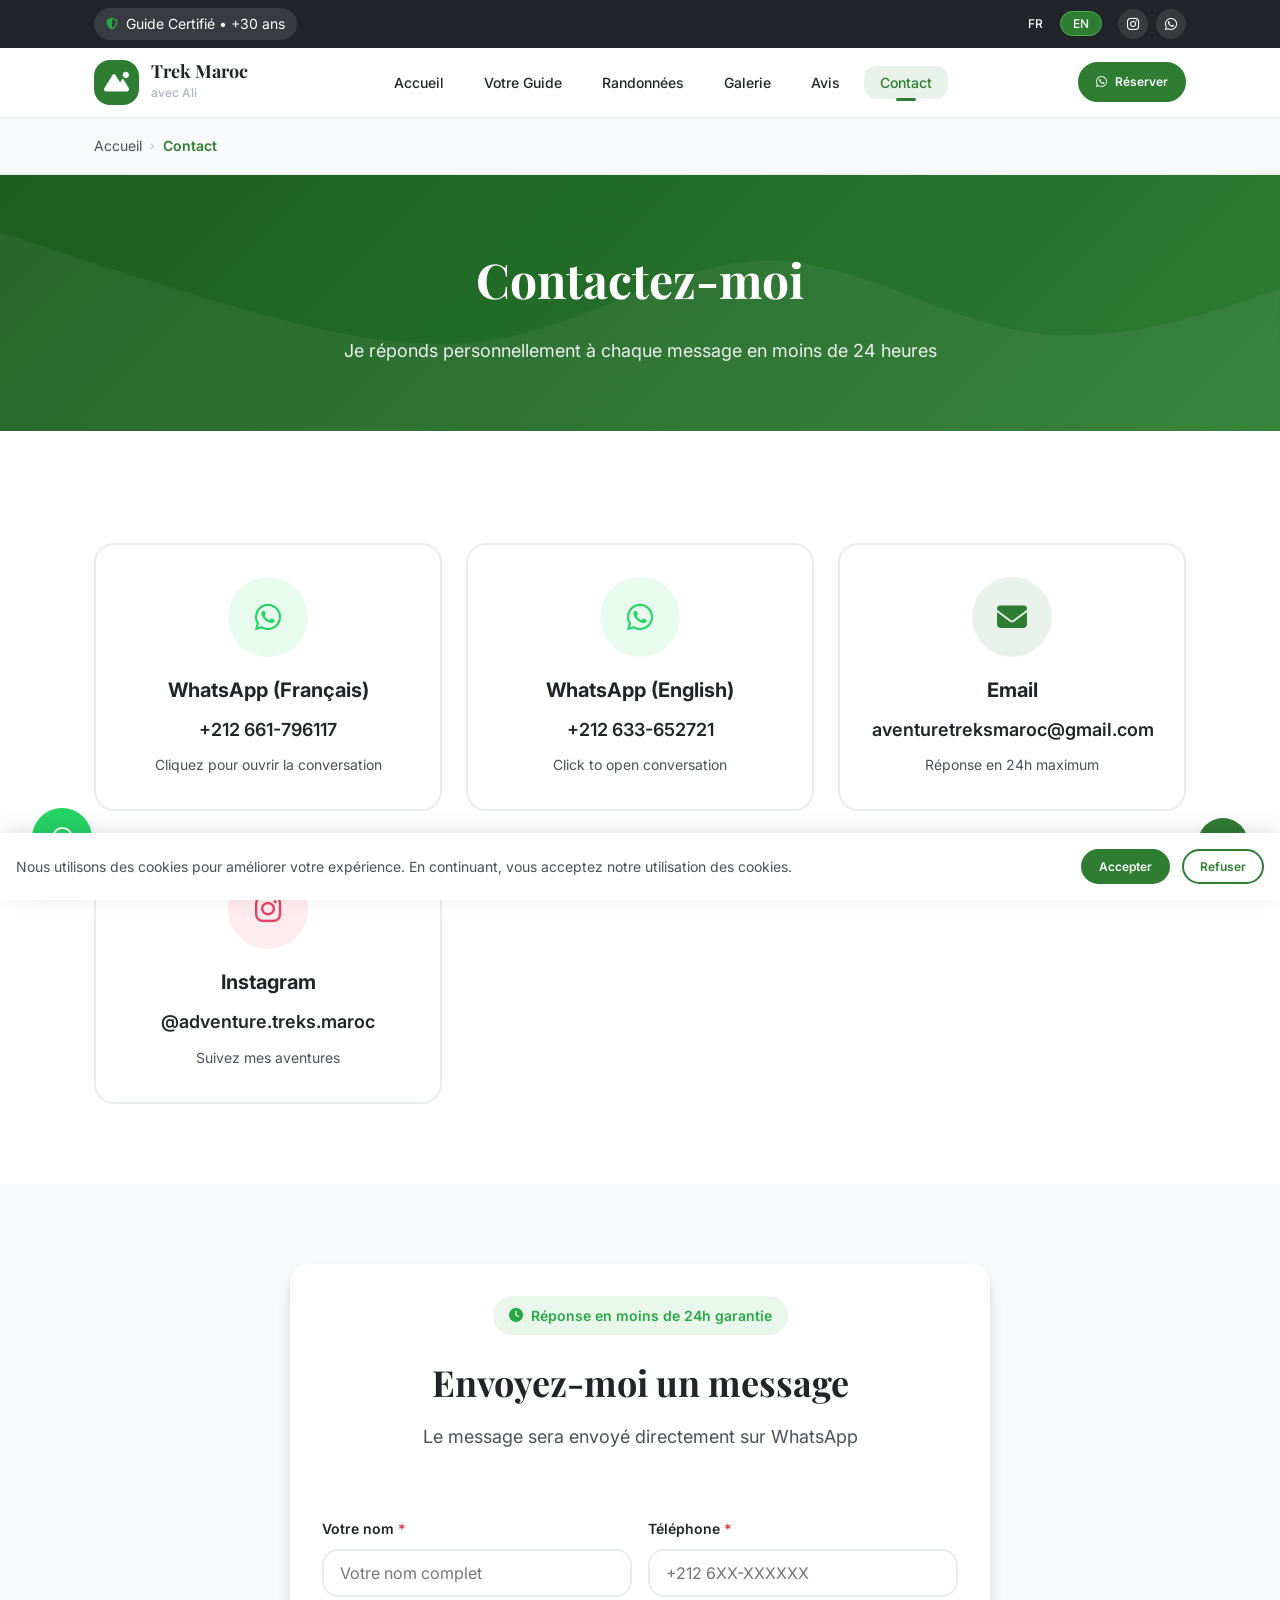
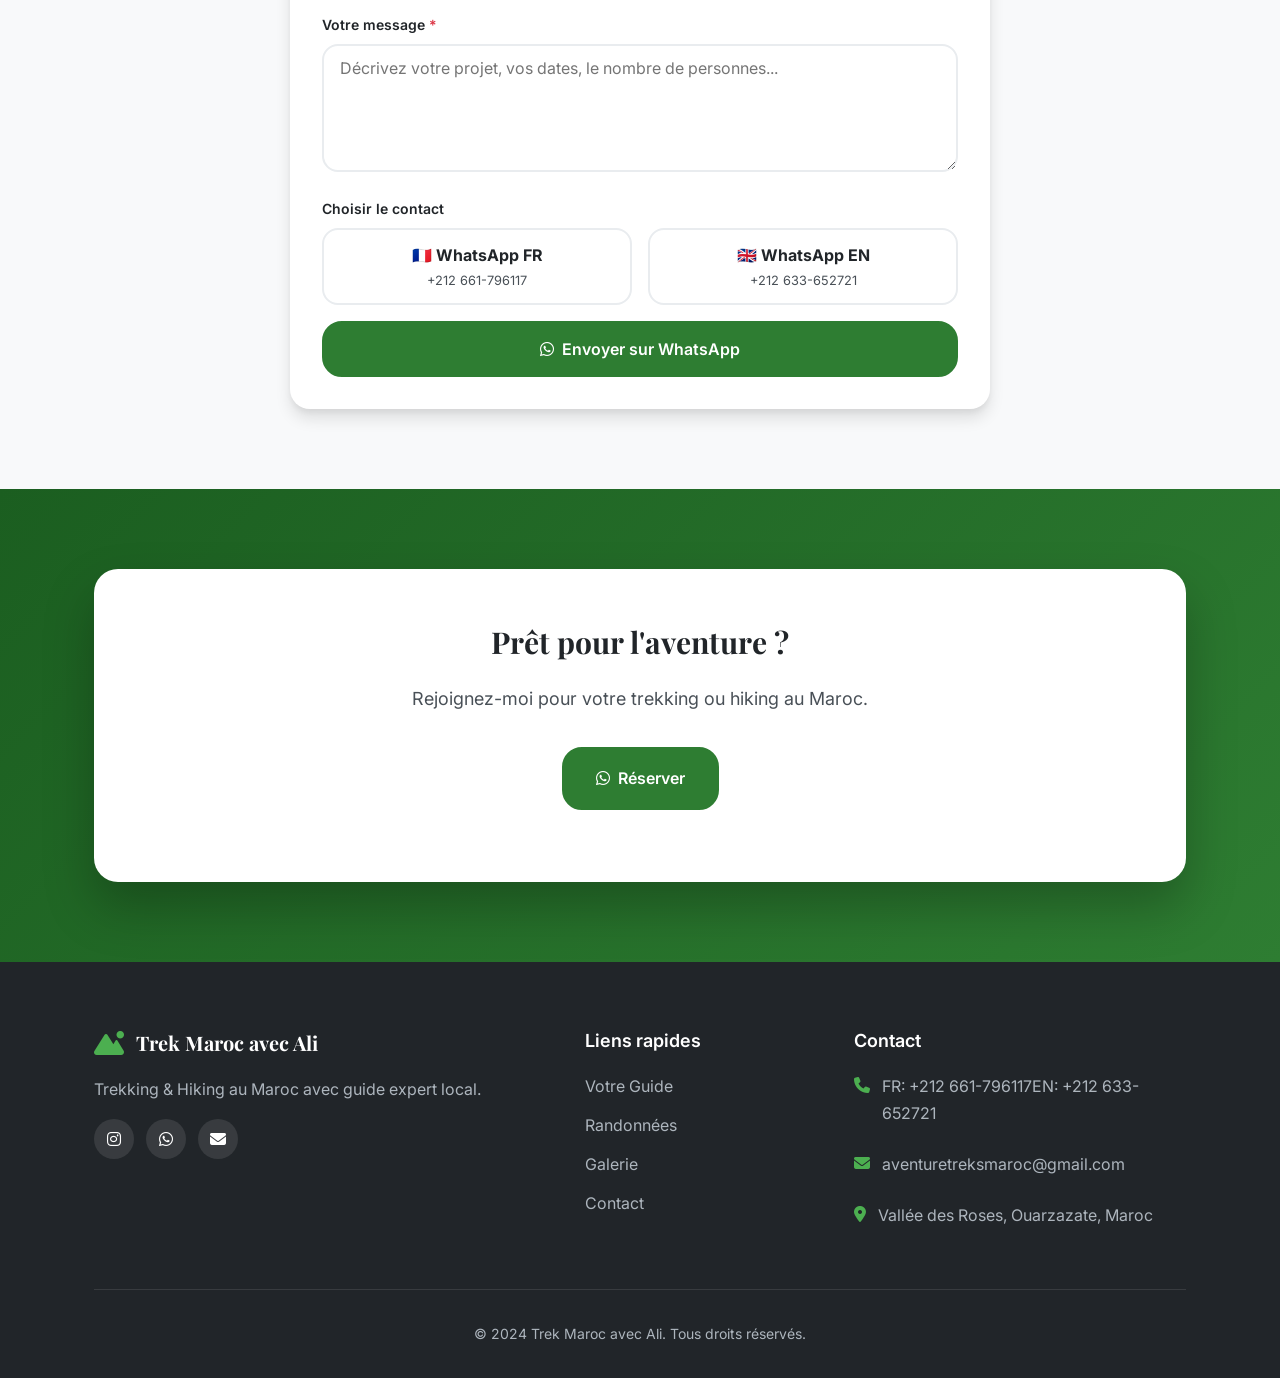
<file: pages/contact.html>
<!DOCTYPE html>
<html lang="fr">
<head>
    <meta charset="UTF-8">
    <meta name="viewport" content="width=device-width, initial-scale=1.0">
    
    <title>Contact | Trek Maroc avec Ali</title>
    <meta name="description" content="Contactez Ali pour votre trekking et hiking au Maroc. WhatsApp, email, Instagram. Réponse en moins de 24h.">
    
    <link rel="preconnect" href="https://fonts.googleapis.com">
    <link rel="preconnect" href="https://fonts.gstatic.com" crossorigin>
    <link href="https://fonts.googleapis.com/css2?family=Inter:wght@400;500;600;700;800;900&family=Playfair+Display:wght@400;600;700&display=swap" rel="stylesheet">
    <link rel="stylesheet" href="https://cdnjs.cloudflare.com/ajax/libs/font-awesome/6.5.1/css/all.min.css">
    <link rel="stylesheet" href="https://unpkg.com/aos@2.3.1/dist/aos.css">
    
    <link rel="stylesheet" href="../css/main.css">
    <link rel="stylesheet" href="../css/components.css">
    <link rel="stylesheet" href="../css/animations.css">
    <link rel="stylesheet" href="../css/responsive.css">
    
    <style>
        .contact-options { display: grid; grid-template-columns: repeat(auto-fit, minmax(280px, 1fr)); gap: var(--space-6); margin-top: var(--space-8); }
        .contact-option-card { background: var(--white); border: 2px solid var(--light-gray); border-radius: var(--radius-xl); padding: var(--space-8); text-align: center; transition: all var(--transition-base); cursor: pointer; text-decoration: none; color: inherit; display: block; }
        .contact-option-card:hover { border-color: var(--primary); box-shadow: var(--shadow-xl); transform: translateY(-5px); }
        .contact-option-icon { width: 80px; height: 80px; border-radius: 50%; display: flex; align-items: center; justify-content: center; margin: 0 auto var(--space-4); font-size: var(--text-3xl); }
        .icon-whatsapp { background: rgba(37, 211, 102, 0.1); color: #25D366; }
        .icon-email { background: rgba(46, 125, 50, 0.1); color: var(--primary); }
        .icon-instagram { background: rgba(228, 64, 95, 0.1); color: #E4405F; }
        .contact-option-card h3 { font-size: var(--text-xl); margin-bottom: var(--space-2); }
        .contact-option-card .contact-detail { font-size: var(--text-lg); font-weight: 600; color: var(--dark); margin-bottom: var(--space-2); }
        .contact-option-card .contact-subtitle { font-size: var(--text-sm); color: var(--dark-gray); }
        .contact-form-wrapper { max-width: 700px; margin: 0 auto; background: var(--white); border-radius: var(--radius-xl); padding: var(--space-8); box-shadow: var(--shadow-lg); }
        .response-time-badge { display: inline-flex; align-items: center; gap: var(--space-2); background: rgba(40, 167, 69, 0.1); color: var(--success); padding: var(--space-2) var(--space-4); border-radius: var(--radius-full); font-size: var(--text-sm); font-weight: 600; margin-bottom: var(--space-6); }
    </style>
</head>
<body>
    <div class="preloader" id="preloader"><div class="preloader-content"><div class="preloader-logo"><i class="fas fa-mountain"></i><span>Trek Maroc</span></div><div class="preloader-bar"><div class="preloader-progress"></div></div></div></div>

    <div class="top-bar">
        <div class="container">
            <div class="top-bar-left"><span class="badge-certified"><i class="fas fa-shield-alt"></i> Guide Certifié • +30 ans</span></div>
            <div class="top-bar-right">
                <div class="language-switcher"><button class="lang-btn active" data-lang="fr">FR</button><button class="lang-btn" data-lang="en">EN</button></div>
                <div class="social-mini"><a href="https://instagram.com/adventure.treks.maroc" target="_blank" rel="noopener"><i class="fab fa-instagram"></i></a><a href="https://wa.me/212661796117" target="_blank" rel="noopener"><i class="fab fa-whatsapp"></i></a></div>
            </div>
        </div>
    </div>

    <header class="header" id="header">
        <nav class="navbar">
            <div class="container">
                <a href="../index.html" class="logo"><div class="logo-icon"><i class="fas fa-mountain-sun"></i></div><div class="logo-text"><span class="logo-title">Trek Maroc</span><span class="logo-subtitle">avec Ali</span></div></a>
                <ul class="nav-menu" id="navMenu">
                    <li><a href="../index.html" class="nav-link">Accueil</a></li>
                    <li><a href="guide.html" class="nav-link">Votre Guide</a></li>
                    <li><a href="treks.html" class="nav-link">Randonnées</a></li>
                    <li><a href="gallery.html" class="nav-link">Galerie</a></li>
                    <li><a href="reviews.html" class="nav-link">Avis</a></li>
                    <li><a href="contact.html" class="nav-link active">Contact</a></li>
                </ul>
                <div class="nav-actions"><a href="booking.html" class="btn btn-primary btn-sm"><i class="fab fa-whatsapp"></i> Réserver</a><button class="hamburger" id="hamburger" aria-label="Menu"><span></span><span></span><span></span></button></div>
            </div>
        </nav>
    </header>

    <div class="breadcrumb"><div class="container"><nav class="breadcrumb-nav"><a href="../index.html">Accueil</a><span class="separator">›</span><span class="current">Contact</span></nav></div></div>

    <section class="page-header"><div class="container"><h1>Contactez-moi</h1><p>Je réponds personnellement à chaque message en moins de 24 heures</p></div></section>

    <section class="section">
        <div class="container">
            <div class="contact-options">
                <a href="https://wa.me/212661796117?text=Bonjour%20Ali" class="contact-option-card" target="_blank" rel="noopener" data-aos="fade-up" data-aos-delay="100">
                    <div class="contact-option-icon icon-whatsapp"><i class="fab fa-whatsapp"></i></div>
                    <h3>WhatsApp (Français)</h3><p class="contact-detail">+212 661-796117</p><p class="contact-subtitle">Cliquez pour ouvrir la conversation</p>
                </a>
                <a href="https://wa.me/212633652721?text=Hello%20Ali" class="contact-option-card" target="_blank" rel="noopener" data-aos="fade-up" data-aos-delay="200">
                    <div class="contact-option-icon icon-whatsapp"><i class="fab fa-whatsapp"></i></div>
                    <h3>WhatsApp (English)</h3><p class="contact-detail">+212 633-652721</p><p class="contact-subtitle">Click to open conversation</p>
                </a>
                <a href="mailto:aventuretreksmaroc@gmail.com" class="contact-option-card" data-aos="fade-up" data-aos-delay="300">
                    <div class="contact-option-icon icon-email"><i class="fas fa-envelope"></i></div>
                    <h3>Email</h3><p class="contact-detail">aventuretreksmaroc@gmail.com</p><p class="contact-subtitle">Réponse en 24h maximum</p>
                </a>
                <a href="https://instagram.com/adventure.treks.maroc" class="contact-option-card" target="_blank" rel="noopener" data-aos="fade-up" data-aos-delay="400">
                    <div class="contact-option-icon icon-instagram"><i class="fab fa-instagram"></i></div>
                    <h3>Instagram</h3><p class="contact-detail">@adventure.treks.maroc</p><p class="contact-subtitle">Suivez mes aventures</p>
                </a>
            </div>
        </div>
    </section>

    <section class="section" style="background: var(--off-white);">
        <div class="container">
            <div class="contact-form-wrapper" data-aos="fade-up">
                <div class="section-header">
                    <span class="response-time-badge"><i class="fas fa-clock"></i> Réponse en moins de 24h garantie</span>
                    <h2 class="section-title">Envoyez-moi un message</h2>
                    <p class="section-subtitle">Le message sera envoyé directement sur WhatsApp</p>
                </div>
                
                <form id="contactForm">
                    <div class="form-row">
                        <div class="form-group"><label class="form-label">Votre nom <span class="required">*</span></label><input type="text" id="contactName" class="form-input" required placeholder="Votre nom complet"></div>
                        <div class="form-group"><label class="form-label">Téléphone <span class="required">*</span></label><input type="tel" id="contactPhone" class="form-input" required placeholder="+212 6XX-XXXXXX"></div>
                    </div>
                    <div class="form-group"><label class="form-label">Votre message <span class="required">*</span></label><textarea id="contactMessage" class="form-textarea" rows="5" required placeholder="Décrivez votre projet, vos dates, le nombre de personnes..."></textarea></div>
                    
                    <div class="form-group">
                        <label class="form-label">Choisir le contact</label>
                        <div class="form-row">
                            <label class="trek-select-card" style="flex:1;cursor:pointer;padding:var(--space-3);border:2px solid var(--light-gray);border-radius:var(--radius-lg);text-align:center;" data-phone="212661796117">
                                <input type="radio" name="whatsappNumber" value="212661796117" style="display:none;" checked>
                                <strong>🇫🇷 WhatsApp FR</strong>
                                <p style="font-size:0.8rem;color:var(--dark-gray);">+212 661-796117</p>
                            </label>
                            <label class="trek-select-card" style="flex:1;cursor:pointer;padding:var(--space-3);border:2px solid var(--light-gray);border-radius:var(--radius-lg);text-align:center;" data-phone="212633652721">
                                <input type="radio" name="whatsappNumber" value="212633652721" style="display:none;">
                                <strong>🇬🇧 WhatsApp EN</strong>
                                <p style="font-size:0.8rem;color:var(--dark-gray);">+212 633-652721</p>
                            </label>
                        </div>
                    </div>
                    
                    <button type="submit" class="btn btn-primary btn-lg btn-block pulse-animation">
                        <i class="fab fa-whatsapp"></i> Envoyer sur WhatsApp
                    </button>
                </form>
            </div>
        </div>
    </section>

    <section class="section cta-section"><div class="container"><div class="cta-card" data-aos="zoom-in"><div class="cta-content"><h2>Prêt pour l'aventure ?</h2><p>Rejoignez-moi pour votre trekking ou hiking au Maroc.</p><div class="cta-buttons"><a href="booking.html" class="btn btn-primary btn-lg pulse-animation"><i class="fab fa-whatsapp"></i> Réserver</a></div></div></div></div></section>

    <footer class="footer">
        <div class="container">
            <div class="footer-grid">
                <div class="footer-col"><div class="footer-logo"><i class="fas fa-mountain-sun"></i><span>Trek Maroc avec Ali</span></div><p>Trekking & Hiking au Maroc avec guide expert local.</p><div class="footer-social"><a href="https://instagram.com/adventure.treks.maroc" target="_blank" rel="noopener"><i class="fab fa-instagram"></i></a><a href="https://wa.me/212661796117" target="_blank" rel="noopener"><i class="fab fa-whatsapp"></i></a><a href="mailto:aventuretreksmaroc@gmail.com"><i class="fas fa-envelope"></i></a></div></div>
                <div class="footer-col"><h4>Liens rapides</h4><ul><li><a href="guide.html">Votre Guide</a></li><li><a href="treks.html">Randonnées</a></li><li><a href="gallery.html">Galerie</a></li><li><a href="contact.html">Contact</a></li></ul></div>
                <div class="footer-col"><h4>Contact</h4><ul class="footer-contact"><li><i class="fas fa-phone"></i><div><span>FR: +212 661-796117</span><span>EN: +212 633-652721</span></div></li><li><i class="fas fa-envelope"></i><span>aventuretreksmaroc@gmail.com</span></li><li><i class="fas fa-map-marker-alt"></i><span>Vallée des Roses, Ouarzazate, Maroc</span></li></ul></div>
            </div>
            <div class="footer-bottom"><p>&copy; 2024 Trek Maroc avec Ali. Tous droits réservés.</p></div>
        </div>
    </footer>

    <script src="https://unpkg.com/aos@2.3.1/dist/aos.js" defer></script>
    <script src="../js/config.js" defer></script>
    <script src="../js/i18n.js" defer></script>
    <script src="../js/security.js" defer></script>
    <script src="../js/main.js" defer></script>
    
    <script>
        // اختيار رقم الواتساب
        document.querySelectorAll('.trek-select-card[data-phone]').forEach(card => {
            card.addEventListener('click', function() {
                const radio = this.querySelector('input[type="radio"]');
                radio.checked = true;
                
                // تحديث التنسيق
                document.querySelectorAll('.trek-select-card[data-phone]').forEach(c => {
                    c.style.borderColor = 'var(--light-gray)';
                    c.style.background = 'white';
                });
                this.style.borderColor = 'var(--primary)';
                this.style.background = 'rgba(46, 125, 50, 0.05)';
            });
        });
        
        // إرسال النموذج إلى واتساب
        document.getElementById('contactForm').addEventListener('submit', function(e) {
            e.preventDefault();
            
            const name = document.getElementById('contactName').value.trim();
            const phone = document.getElementById('contactPhone').value.trim();
            const message = document.getElementById('contactMessage').value.trim();
            const whatsappNumber = document.querySelector('input[name="whatsappNumber"]:checked').value;
            
            if (!name || !phone || !message) {
                alert('Veuillez remplir tous les champs obligatoires.');
                return;
            }
            
            // إنشاء رسالة واتساب
            const whatsappMessage = `Bonjour Ali,%0A%0AJe m'appelle ${name}.%0ATéléphone : ${phone}%0A%0A${message}%0A%0AMerci de me recontacter !`;
            
            // فتح واتساب
            const whatsappUrl = `https://wa.me/${whatsappNumber}?text=${whatsappMessage}`;
            window.open(whatsappUrl, '_blank');
            
            // إعادة تعيين النموذج
            this.reset();
            alert('✅ Message envoyé sur WhatsApp ! Ali vous répondra dans les 24h.');
        });
    </script>
</body>
</html>
</file>
<file: css/main.css>
/* ============================================
   CSS VARIABLES & ROOT SETTINGS
   ============================================ */
:root {
    /* Primary Colors */
    --primary: #2E7D32;
    --primary-light: #4CAF50;
    --primary-dark: #1B5E20;
    
    /* Secondary Colors */
    --secondary: #FF8F00;
    --secondary-light: #FFB74D;
    --secondary-dark: #E65100;
    
    /* Neutral Colors */
    --white: #FFFFFF;
    --off-white: #F8F9FA;
    --light-gray: #E9ECEF;
    --medium-gray: #ADB5BD;
    --dark-gray: #495057;
    --dark: #212529;
    --black: #000000;
    
    /* Accent Colors */
    --success: #28A745;
    --info: #17A2B8;
    --warning: #FFC107;
    --danger: #DC3545;
    
    /* Social Colors */
    --whatsapp: #25D366;
    --whatsapp-dark: #128C7E;
    --instagram: #E4405F;
    --instagram-gradient: linear-gradient(45deg, #FCAF45, #E4405F, #833AB4);
    
    /* Typography */
    --font-primary: 'Inter', -apple-system, BlinkMacSystemFont, 'Segoe UI', sans-serif;
    --font-display: 'Playfair Display', Georgia, serif;
    
    /* Font Sizes */
    --text-xs: 0.75rem;
    --text-sm: 0.875rem;
    --text-base: 1rem;
    --text-lg: 1.125rem;
    --text-xl: 1.25rem;
    --text-2xl: 1.5rem;
    --text-3xl: 1.875rem;
    --text-4xl: 2.25rem;
    --text-5xl: 3rem;
    --text-6xl: 3.75rem;
    
    /* Spacing */
    --space-1: 0.25rem;
    --space-2: 0.5rem;
    --space-3: 0.75rem;
    --space-4: 1rem;
    --space-5: 1.25rem;
    --space-6: 1.5rem;
    --space-8: 2rem;
    --space-10: 2.5rem;
    --space-12: 3rem;
    --space-16: 4rem;
    --space-20: 5rem;
    
    /* Border Radius */
    --radius-sm: 0.5rem;
    --radius-md: 0.75rem;
    --radius-lg: 1rem;
    --radius-xl: 1.25rem;
    --radius-2xl: 1.5rem;
    --radius-full: 9999px;
    
    /* Shadows */
    --shadow-sm: 0 1px 3px rgba(0, 0, 0, 0.12), 0 1px 2px rgba(0, 0, 0, 0.06);
    --shadow-md: 0 4px 6px rgba(0, 0, 0, 0.1), 0 2px 4px rgba(0, 0, 0, 0.06);
    --shadow-lg: 0 10px 15px rgba(0, 0, 0, 0.1), 0 4px 6px rgba(0, 0, 0, 0.05);
    --shadow-xl: 0 20px 25px rgba(0, 0, 0, 0.1), 0 10px 10px rgba(0, 0, 0, 0.04);
    --shadow-2xl: 0 25px 50px rgba(0, 0, 0, 0.25);
    
    /* Transitions */
    --transition-fast: 150ms cubic-bezier(0.4, 0, 0.2, 1);
    --transition-base: 300ms cubic-bezier(0.4, 0, 0.2, 1);
    --transition-slow: 500ms cubic-bezier(0.4, 0, 0.2, 1);
    
    /* Container */
    --container-max: 1280px;
    --container-padding: 1.5rem;
    
    /* Z-index layers */
    --z-dropdown: 100;
    --z-sticky: 200;
    --z-overlay: 300;
    --z-modal: 400;
    --z-popover: 500;
    --z-toast: 600;
}

/* ============================================
   RESET & BASE STYLES
   ============================================ */
*, *::before, *::after {
    margin: 0;
    padding: 0;
    box-sizing: border-box;
}

html {
    font-size: 16px;
    scroll-behavior: smooth;
    -webkit-text-size-adjust: 100%;
}

body {
    font-family: var(--font-primary);
    font-size: var(--text-base);
    line-height: 1.7;
    color: var(--dark);
    background-color: var(--white);
    overflow-x: hidden;
    -webkit-font-smoothing: antialiased;
    -moz-osx-font-smoothing: grayscale;
}

img {
    max-width: 100%;
    height: auto;
    display: block;
}

a {
    color: inherit;
    text-decoration: none;
    transition: color var(--transition-fast);
}

ul, ol {
    list-style: none;
}

button {
    cursor: pointer;
    border: none;
    background: none;
    font-family: inherit;
    font-size: inherit;
}

input, textarea, select {
    font-family: inherit;
    font-size: inherit;
}

/* ============================================
   CONTAINER
   ============================================ */
.container {
    max-width: var(--container-max);
    margin: 0 auto;
    padding: 0 var(--container-padding);
    width: 100%;
}

/* ============================================
   PRELOADER
   ============================================ */
.preloader {
    position: fixed;
    top: 0;
    left: 0;
    width: 100%;
    height: 100%;
    background: var(--white);
    display: flex;
    align-items: center;
    justify-content: center;
    z-index: 9999;
    transition: opacity 0.5s ease, visibility 0.5s ease;
}

.preloader.hidden {
    opacity: 0;
    visibility: hidden;
}

.preloader-content {
    text-align: center;
}

.preloader-logo {
    display: flex;
    flex-direction: column;
    align-items: center;
    gap: var(--space-4);
    color: var(--primary);
}

.preloader-logo i {
    font-size: 3rem;
    animation: pulse 1.5s ease-in-out infinite;
}

.preloader-logo span {
    font-family: var(--font-display);
    font-size: var(--text-2xl);
    font-weight: 700;
}

.preloader-bar {
    width: 200px;
    height: 4px;
    background: var(--light-gray);
    border-radius: var(--radius-full);
    margin-top: var(--space-6);
    overflow: hidden;
}

.preloader-progress {
    height: 100%;
    background: var(--primary);
    border-radius: var(--radius-full);
    animation: loading 1.5s ease-in-out infinite;
}

@keyframes pulse {
    0%, 100% { transform: scale(1); }
    50% { transform: scale(1.1); }
}

@keyframes loading {
    0% { width: 0%; margin-left: 0; }
    50% { width: 100%; margin-left: 0; }
    100% { width: 0%; margin-left: 100%; }
}

/* ============================================
   TOP BAR
   ============================================ */
.top-bar {
    background: var(--dark);
    color: var(--white);
    padding: var(--space-2) 0;
    font-size: var(--text-sm);
}

.top-bar .container {
    display: flex;
    justify-content: space-between;
    align-items: center;
    flex-wrap: wrap;
    gap: var(--space-3);
}

.badge-certified {
    display: inline-flex;
    align-items: center;
    gap: var(--space-2);
    background: rgba(255, 255, 255, 0.1);
    padding: var(--space-1) var(--space-3);
    border-radius: var(--radius-full);
}

.badge-certified i {
    color: var(--success);
    font-size: var(--text-xs);
}

.top-bar-right {
    display: flex;
    align-items: center;
    gap: var(--space-4);
}

.language-switcher {
    display: flex;
    gap: var(--space-1);
}

.lang-btn {
    display: flex;
    align-items: center;
    gap: var(--space-1);
    padding: var(--space-1) var(--space-3);
    border-radius: var(--radius-full);
    color: var(--white);
    font-size: var(--text-xs);
    font-weight: 500;
    transition: all var(--transition-fast);
    border: 1px solid transparent;
}

.lang-btn:hover {
    background: rgba(255, 255, 255, 0.1);
}

.lang-btn.active {
    background: var(--primary);
    border-color: var(--primary-light);
}

.lang-btn img {
    width: 18px;
    height: 12px;
    object-fit: cover;
    border-radius: 2px;
}

.social-mini {
    display: flex;
    gap: var(--space-2);
}

.social-mini a {
    width: 30px;
    height: 30px;
    display: flex;
    align-items: center;
    justify-content: center;
    border-radius: var(--radius-full);
    background: rgba(255, 255, 255, 0.1);
    transition: all var(--transition-fast);
}

.social-mini a:hover {
    background: var(--primary);
    transform: translateY(-2px);
}

/* ============================================
   HEADER & NAVIGATION
   ============================================ */
.header {
    position: sticky;
    top: 0;
    z-index: var(--z-sticky);
    background: rgba(255, 255, 255, 0.95);
    backdrop-filter: blur(10px);
    -webkit-backdrop-filter: blur(10px);
    border-bottom: 1px solid var(--light-gray);
    transition: all var(--transition-base);
}

.header.scrolled {
    box-shadow: var(--shadow-lg);
}

.navbar {
    padding: var(--space-3) 0;
}

.navbar .container {
    display: flex;
    justify-content: space-between;
    align-items: center;
    gap: var(--space-8);
}

.logo {
    display: flex;
    align-items: center;
    gap: var(--space-3);
    flex-shrink: 0;
}

.logo-icon {
    width: 45px;
    height: 45px;
    background: var(--primary);
    border-radius: var(--radius-lg);
    display: flex;
    align-items: center;
    justify-content: center;
    color: var(--white);
    font-size: var(--text-xl);
}

.logo-text {
    display: flex;
    flex-direction: column;
}

.logo-title {
    font-family: var(--font-display);
    font-size: var(--text-lg);
    font-weight: 700;
    color: var(--dark);
    line-height: 1.2;
}

.logo-subtitle {
    font-size: var(--text-xs);
    color: var(--medium-gray);
    font-weight: 500;
}

.nav-menu {
    display: flex;
    align-items: center;
    gap: var(--space-2);
}

.nav-link {
    padding: var(--space-2) var(--space-4);
    border-radius: var(--radius-md);
    font-weight: 500;
    font-size: var(--text-sm);
    transition: all var(--transition-fast);
    position: relative;
}

.nav-link:hover {
    color: var(--primary);
    background: rgba(46, 125, 50, 0.05);
}

.nav-link.active {
    color: var(--primary);
    background: rgba(46, 125, 50, 0.1);
}

.nav-link.active::after {
    content: '';
    position: absolute;
    bottom: -2px;
    left: 50%;
    transform: translateX(-50%);
    width: 20px;
    height: 3px;
    background: var(--primary);
    border-radius: var(--radius-full);
}

.dropdown {
    position: relative;
}

.dropdown-menu {
    position: absolute;
    top: 100%;
    left: 0;
    background: var(--white);
    border-radius: var(--radius-lg);
    box-shadow: var(--shadow-xl);
    padding: var(--space-2);
    min-width: 180px;
    opacity: 0;
    visibility: hidden;
    transform: translateY(10px);
    transition: all var(--transition-base);
}

.dropdown:hover .dropdown-menu {
    opacity: 1;
    visibility: visible;
    transform: translateY(0);
}

.dropdown-menu a {
    display: block;
    padding: var(--space-2) var(--space-4);
    border-radius: var(--radius-md);
    font-size: var(--text-sm);
    transition: all var(--transition-fast);
}

.dropdown-menu a:hover {
    background: var(--off-white);
    color: var(--primary);
}

.nav-actions {
    display: flex;
    align-items: center;
    gap: var(--space-3);
}

.hamburger {
    display: none;
    flex-direction: column;
    gap: 5px;
    padding: var(--space-2);
}

.hamburger span {
    display: block;
    width: 24px;
    height: 2px;
    background: var(--dark);
    transition: all var(--transition-base);
}

.hamburger.active span:nth-child(1) {
    transform: rotate(45deg) translate(5px, 5px);
}

.hamburger.active span:nth-child(2) {
    opacity: 0;
}

.hamburger.active span:nth-child(3) {
    transform: rotate(-45deg) translate(5px, -5px);
}

/* ============================================
   BUTTONS
   ============================================ */
.btn {
    display: inline-flex;
    align-items: center;
    justify-content: center;
    gap: var(--space-2);
    padding: var(--space-3) var(--space-6);
    border-radius: var(--radius-xl);
    font-weight: 600;
    font-size: var(--text-sm);
    transition: all var(--transition-base);
    white-space: nowrap;
    position: relative;
    overflow: hidden;
}

.btn::before {
    content: '';
    position: absolute;
    top: 50%;
    left: 50%;
    width: 0;
    height: 0;
    border-radius: 50%;
    background: rgba(255, 255, 255, 0.3);
    transform: translate(-50%, -50%);
    transition: width 0.6s, height 0.6s;
}

.btn:active::before {
    width: 300px;
    height: 300px;
}

.btn-primary {
    background: var(--primary);
    color: var(--white);
    border: 2px solid var(--primary);
}

.btn-primary:hover {
    background: var(--primary-dark);
    border-color: var(--primary-dark);
    transform: translateY(-2px);
    box-shadow: var(--shadow-lg);
}

.btn-outline {
    background: transparent;
    color: var(--primary);
    border: 2px solid var(--primary);
}

.btn-outline:hover {
    background: var(--primary);
    color: var(--white);
    transform: translateY(-2px);
    box-shadow: var(--shadow-lg);
}

.btn-sm {
    padding: var(--space-2) var(--space-4);
    font-size: var(--text-xs);
}

.btn-lg {
    padding: var(--space-4) var(--space-8);
    font-size: var(--text-base);
}

.btn-block {
    width: 100%;
}

.btn-whatsapp {
    background: var(--whatsapp);
    color: var(--white);
}

.btn-whatsapp:hover {
    background: var(--whatsapp-dark);
    color: var(--white);
}

.pulse-animation {
    animation: pulse 2s infinite;
}

@keyframes pulse {
    0% {
        box-shadow: 0 0 0 0 rgba(46, 125, 50, 0.4);
    }
    70% {
        box-shadow: 0 0 0 15px rgba(46, 125, 50, 0);
    }
    100% {
        box-shadow: 0 0 0 0 rgba(46, 125, 50, 0);
    }
}

/* ============================================
   HERO SECTION
   ============================================ */
.hero {
    position: relative;
    min-height: 100vh;
    display: flex;
    align-items: center;
    overflow: hidden;
}

.hero-bg {
    position: absolute;
    top: 0;
    left: 0;
    width: 100%;
    height: 100%;
}

.hero-bg-img {
    width: 100%;
    height: 100%;
    object-fit: cover;
    object-position: center;
}

.hero-overlay {
    position: absolute;
    top: 0;
    left: 0;
    width: 100%;
    height: 100%;
    background: linear-gradient(
        135deg,
        rgba(0, 0, 0, 0.7) 0%,
        rgba(0, 0, 0, 0.4) 50%,
        rgba(0, 0, 0, 0.6) 100%
    );
}

.hero-content {
    position: relative;
    z-index: 1;
    width: 100%;
    padding: var(--space-20) 0;
}

.hero-badge {
    display: inline-flex;
    align-items: center;
    gap: var(--space-2);
    background: rgba(255, 255, 255, 0.15);
    backdrop-filter: blur(10px);
    border: 1px solid rgba(255, 255, 255, 0.2);
    padding: var(--space-2) var(--space-4);
    border-radius: var(--radius-full);
    color: var(--white);
    font-size: var(--text-sm);
    margin-bottom: var(--space-6);
}

.hero-badge i {
    color: var(--secondary);
}

.hero-title {
    font-family: var(--font-display);
    color: var(--white);
    margin-bottom: var(--space-6);
}

.title-line {
    display: block;
    font-size: var(--text-5xl);
    font-weight: 700;
    line-height: 1.2;
}

.title-highlight {
    font-size: var(--text-6xl);
    color: var(--secondary);
}

.hero-description {
    font-size: var(--text-lg);
    color: rgba(255, 255, 255, 0.9);
    max-width: 600px;
    margin-bottom: var(--space-8);
    line-height: 1.8;
}

.hero-cta {
    display: flex;
    gap: var(--space-4);
    flex-wrap: wrap;
    margin-bottom: var(--space-12);
}

.hero-stats {
    display: flex;
    gap: var(--space-12);
}

.stat-item {
    display: flex;
    flex-direction: column;
    color: var(--white);
}

.stat-number {
    font-size: var(--text-3xl);
    font-weight: 800;
    color: var(--secondary);
}

.stat-label {
    font-size: var(--text-sm);
    color: rgba(255, 255, 255, 0.8);
}

.hero-scroll {
    position: absolute;
    bottom: var(--space-8);
    left: 50%;
    transform: translateX(-50%);
    display: flex;
    flex-direction: column;
    align-items: center;
    gap: var(--space-2);
    color: var(--white);
    font-size: var(--text-sm);
    animation: bounce 2s infinite;
}

@keyframes bounce {
    0%, 20%, 50%, 80%, 100% {
        transform: translateX(-50%) translateY(0);
    }
    40% {
        transform: translateX(-50%) translateY(-10px);
    }
    60% {
        transform: translateX(-50%) translateY(-5px);
    }
}

/* ============================================
   SECTIONS
   ============================================ */
.section {
    padding: var(--space-20) 0;
}

.section-header {
    text-align: center;
    margin-bottom: var(--space-16);
}

.section-badge {
    display: inline-block;
    background: rgba(46, 125, 50, 0.1);
    color: var(--primary);
    padding: var(--space-2) var(--space-4);
    border-radius: var(--radius-full);
    font-size: var(--text-sm);
    font-weight: 600;
    margin-bottom: var(--space-4);
    text-transform: uppercase;
    letter-spacing: 0.05em;
}

.section-title {
    font-family: var(--font-display);
    font-size: var(--text-4xl);
    font-weight: 700;
    color: var(--dark);
    margin-bottom: var(--space-4);
    line-height: 1.3;
}

.section-subtitle {
    font-size: var(--text-lg);
    color: var(--dark-gray);
    max-width: 700px;
    margin: 0 auto;
}

.section-footer {
    text-align: center;
    margin-top: var(--space-12);
}

/* ============================================
   FEATURES GRID
   ============================================ */
.features-grid {
    display: grid;
    grid-template-columns: repeat(auto-fit, minmax(350px, 1fr));
    gap: var(--space-6);
}

.feature-card {
    background: var(--white);
    border: 1px solid var(--light-gray);
    border-radius: var(--radius-xl);
    padding: var(--space-8);
    transition: all var(--transition-base);
}

.feature-card:hover {
    border-color: var(--primary);
    box-shadow: var(--shadow-xl);
    transform: translateY(-5px);
}

.feature-icon {
    width: 60px;
    height: 60px;
    background: rgba(46, 125, 50, 0.1);
    border-radius: var(--radius-lg);
    display: flex;
    align-items: center;
    justify-content: center;
    font-size: var(--text-2xl);
    color: var(--primary);
    margin-bottom: var(--space-4);
}

.feature-card h3 {
    font-size: var(--text-xl);
    font-weight: 600;
    color: var(--dark);
    margin-bottom: var(--space-3);
}

.feature-card p {
    color: var(--dark-gray);
    line-height: 1.7;
}

/* ============================================
   TREKS CARDS
   ============================================ */
.treks-slider {
    padding: var(--space-4);
}

.trek-card {
    background: var(--white);
    border-radius: var(--radius-xl);
    overflow: hidden;
    box-shadow: var(--shadow-md);
    transition: all var(--transition-base);
}

.trek-card:hover {
    box-shadow: var(--shadow-2xl);
    transform: translateY(-5px);
}

.trek-image {
    position: relative;
    height: 250px;
    overflow: hidden;
}

.trek-image img {
    width: 100%;
    height: 100%;
    object-fit: cover;
    transition: transform var(--transition-slow);
}

.trek-card:hover .trek-image img {
    transform: scale(1.1);
}

.trek-duration {
    position: absolute;
    top: var(--space-4);
    right: var(--space-4);
    background: var(--primary);
    color: var(--white);
    padding: var(--space-2) var(--space-4);
    border-radius: var(--radius-full);
    font-size: var(--text-sm);
    font-weight: 600;
}

.trek-badge {
    position: absolute;
    top: var(--space-4);
    left: var(--space-4);
    background: var(--secondary);
    color: var(--white);
    padding: var(--space-1) var(--space-3);
    border-radius: var(--radius-full);
    font-size: var(--text-xs);
    font-weight: 600;
}

.trek-body {
    padding: var(--space-6);
}

.trek-title {
    font-size: var(--text-xl);
    font-weight: 600;
    color: var(--dark);
    margin-bottom: var(--space-3);
}

.trek-region {
    font-size: var(--text-sm);
    color: var(--dark-gray);
    margin-bottom: var(--space-4);
    display: flex;
    align-items: center;
    gap: var(--space-2);
}

.trek-region i {
    color: var(--primary);
}

.trek-features {
    list-style: none;
    margin-bottom: var(--space-6);
}

.trek-features li {
    display: flex;
    align-items: flex-start;
    gap: var(--space-2);
    padding: var(--space-2) 0;
    font-size: var(--text-sm);
    color: var(--dark-gray);
}

.trek-features li i {
    color: var(--primary);
    margin-top: 2px;
    flex-shrink: 0;
}

.trek-footer {
    border-top: 1px solid var(--light-gray);
    padding-top: var(--space-4);
}

/* Swiper Navigation */
.swiper-button-prev,
.swiper-button-next {
    color: var(--primary);
    background: var(--white);
    width: 50px;
    height: 50px;
    border-radius: var(--radius-full);
    box-shadow: var(--shadow-lg);
}

.swiper-button-prev::after,
.swiper-button-next::after {
    font-size: var(--text-lg);
}

.swiper-pagination-bullet-active {
    background: var(--primary);
}

/* ============================================
   TESTIMONIALS
   ============================================ */
.testimonials {
    background: var(--off-white);
}

.testimonials-slider {
    padding: var(--space-4);
}

/* ============================================
   CTA SECTION
   ============================================ */
.cta-section {
    background: linear-gradient(135deg, var(--primary-dark), var(--primary));
}

.cta-card {
    background: var(--white);
    border-radius: var(--radius-2xl);
    padding: var(--space-12) var(--space-8);
    text-align: center;
    box-shadow: var(--shadow-2xl);
}

.cta-content h2 {
    font-family: var(--font-display);
    font-size: var(--text-3xl);
    font-weight: 700;
    color: var(--dark);
    margin-bottom: var(--space-4);
}

.cta-content p {
    font-size: var(--text-lg);
    color: var(--dark-gray);
    margin-bottom: var(--space-8);
    max-width: 600px;
    margin-left: auto;
    margin-right: auto;
}

.cta-buttons {
    display: flex;
    gap: var(--space-4);
    justify-content: center;
    flex-wrap: wrap;
    margin-bottom: var(--space-6);
}

.cta-info {
    display: flex;
    gap: var(--space-8);
    justify-content: center;
    flex-wrap: wrap;
}

.cta-info p {
    display: flex;
    align-items: center;
    gap: var(--space-2);
    font-size: var(--text-sm);
    color: var(--dark-gray);
}

.cta-info i {
    color: var(--primary);
}

/* ============================================
   FOOTER
   ============================================ */
.footer {
    background: var(--dark);
    color: var(--white);
    padding: var(--space-16) 0 var(--space-8);
}

.footer-grid {
    display: grid;
    grid-template-columns: 2fr 1fr 1.5fr;
    gap: var(--space-12);
    margin-bottom: var(--space-12);
}

.footer-logo {
    display: flex;
    align-items: center;
    gap: var(--space-3);
    font-family: var(--font-display);
    font-size: var(--text-xl);
    font-weight: 700;
    margin-bottom: var(--space-4);
}

.footer-logo i {
    color: var(--primary-light);
    font-size: var(--text-2xl);
}

.footer-col p {
    color: var(--medium-gray);
    line-height: 1.7;
    margin-bottom: var(--space-4);
}

.footer-social {
    display: flex;
    gap: var(--space-3);
}

.footer-social a {
    width: 40px;
    height: 40px;
    display: flex;
    align-items: center;
    justify-content: center;
    border-radius: var(--radius-full);
    background: rgba(255, 255, 255, 0.1);
    transition: all var(--transition-fast);
}

.footer-social a:hover {
    background: var(--primary);
    transform: translateY(-3px);
}

.footer-col h4 {
    font-size: var(--text-lg);
    font-weight: 600;
    margin-bottom: var(--space-4);
}

.footer-col ul {
    display: flex;
    flex-direction: column;
    gap: var(--space-3);
}

.footer-col ul li a {
    color: var(--medium-gray);
    transition: all var(--transition-fast);
}

.footer-col ul li a:hover {
    color: var(--white);
    padding-left: var(--space-2);
}

.footer-contact li {
    display: flex;
    align-items: flex-start;
    gap: var(--space-3);
    color: var(--medium-gray);
    margin-bottom: var(--space-3);
}

.footer-contact i {
    color: var(--primary-light);
    margin-top: 4px;
}

.footer-bottom {
    border-top: 1px solid rgba(255, 255, 255, 0.1);
    padding-top: var(--space-8);
    text-align: center;
    color: var(--medium-gray);
    font-size: var(--text-sm);
}

/* ============================================
   UTILITY CLASSES
   ============================================ */
.text-center { text-align: center; }
.text-left { text-align: left; }
.text-right { text-align: right; }

.font-bold { font-weight: 700; }
.font-semibold { font-weight: 600; }
.font-medium { font-weight: 500; }

.text-primary { color: var(--primary); }
.text-secondary { color: var(--secondary); }

.mb-0 { margin-bottom: 0; }
.mb-2 { margin-bottom: var(--space-2); }
.mb-4 { margin-bottom: var(--space-4); }
.mb-6 { margin-bottom: var(--space-6); }
.mb-8 { margin-bottom: var(--space-8); }

.mt-0 { margin-top: 0; }
.mt-2 { margin-top: var(--space-2); }
.mt-4 { margin-top: var(--space-4); }
.mt-6 { margin-top: var(--space-6); }
.mt-8 { margin-top: var(--space-8); }

/* ============================================
   RESPONSIVE DESIGN
   ============================================ */
@media (max-width: 1024px) {
    :root {
        --text-5xl: 2.5rem;
        --text-6xl: 3rem;
    }
    
    .footer-grid {
        grid-template-columns: 1fr 1fr;
    }
    
    .hero-stats {
        gap: var(--space-8);
    }
    
    .features-grid {
        grid-template-columns: repeat(auto-fit, minmax(300px, 1fr));
    }
}

@media (max-width: 768px) {
    :root {
        --text-4xl: 2rem;
        --text-5xl: 2rem;
        --text-6xl: 2.5rem;
        --container-padding: 1rem;
    }
    
    .hamburger {
        display: flex;
    }
    
    .nav-menu {
        position: fixed;
        top: 80px;
        left: 0;
        width: 100%;
        background: var(--white);
        flex-direction: column;
        padding: var(--space-6);
        gap: var(--space-2);
        box-shadow: var(--shadow-xl);
        transform: translateX(-100%);
        transition: transform var(--transition-base);
    }
    
    .nav-menu.active {
        transform: translateX(0);
    }
    
    .hero {
        min-height: 90vh;
    }
    
    .hero-cta {
        flex-direction: column;
    }
    
    .hero-stats {
        flex-wrap: wrap;
        gap: var(--space-6);
    }
    
    .stat-number {
        font-size: var(--text-2xl);
    }
    
    .features-grid {
        grid-template-columns: 1fr;
    }
    
    .cta-card {
        padding: var(--space-8) var(--space-4);
    }
    
    .cta-buttons {
        flex-direction: column;
    }
    
    .cta-info {
        flex-direction: column;
        align-items: center;
        gap: var(--space-4);
    }
    
    .footer-grid {
        grid-template-columns: 1fr;
        gap: var(--space-8);
    }
    
    .section {
        padding: var(--space-12) 0;
    }
}

@media (max-width: 480px) {
    .top-bar .container {
        flex-direction: column;
        text-align: center;
    }
    
    .logo-icon {
        width: 35px;
        height: 35px;
        font-size: var(--text-base);
    }
    
    .logo-text .logo-title {
        font-size: var(--text-base);
    }
    
    .hero-title .title-line {
        font-size: var(--text-3xl);
    }
    
    .hero-title .title-highlight {
        font-size: var(--text-4xl);
    }
}
</file>
<file: css/components.css>
/* ============================================
   COMPONENTS CSS - Adventure Treks avec Ali
   ============================================
   Tous les composants réutilisables du site
   ============================================ */

/* ============================================
   BREADCRUMB
   ============================================ */
.breadcrumb {
    padding: var(--space-4) 0;
    background: var(--off-white);
    border-bottom: 1px solid var(--light-gray);
}

.breadcrumb-nav {
    display: flex;
    align-items: center;
    gap: var(--space-2);
    font-size: var(--text-sm);
    flex-wrap: wrap;
}

.breadcrumb-nav a {
    color: var(--dark-gray);
    transition: color var(--transition-fast);
}

.breadcrumb-nav a:hover {
    color: var(--primary);
}

.breadcrumb-nav .separator {
    color: var(--medium-gray);
    font-size: var(--text-xs);
}

.breadcrumb-nav .current {
    color: var(--primary);
    font-weight: 600;
}

/* ============================================
   PAGE HEADER
   ============================================ */
.page-header {
    background: linear-gradient(135deg, var(--primary-dark), var(--primary));
    padding: var(--space-16) 0;
    text-align: center;
    color: var(--white);
    position: relative;
    overflow: hidden;
}

.page-header::before {
    content: '';
    position: absolute;
    top: 0;
    left: 0;
    width: 100%;
    height: 100%;
    background: url('data:image/svg+xml,<svg xmlns="http://www.w3.org/2000/svg" viewBox="0 0 1440 320"><path fill="rgba(255,255,255,0.05)" d="M0,96L48,112C96,128,192,160,288,186.7C384,213,480,235,576,213.3C672,192,768,128,864,128C960,128,1056,192,1152,208C1248,224,1344,192,1392,176L1440,160L1440,320L1392,320C1344,320,1248,320,1152,320C1056,320,960,320,864,320C768,320,672,320,576,320C480,320,384,320,288,320C192,320,96,320,48,320L0,320Z"></path></svg>');
    background-size: cover;
    background-position: bottom;
}

.page-header .container {
    position: relative;
    z-index: 1;
}

.page-header h1 {
    font-family: var(--font-display);
    font-size: var(--text-5xl);
    font-weight: 700;
    margin-bottom: var(--space-4);
}

.page-header p {
    font-size: var(--text-lg);
    opacity: 0.9;
    max-width: 600px;
    margin: 0 auto;
}

/* ============================================
   CARDS
   ============================================ */
.card {
    background: var(--white);
    border-radius: var(--radius-xl);
    box-shadow: var(--shadow-md);
    overflow: hidden;
    transition: all var(--transition-base);
}

.card:hover {
    box-shadow: var(--shadow-xl);
    transform: translateY(-5px);
}

.card-image {
    position: relative;
    height: 250px;
    overflow: hidden;
}

.card-image img {
    width: 100%;
    height: 100%;
    object-fit: cover;
    transition: transform var(--transition-slow);
}

.card:hover .card-image img {
    transform: scale(1.1);
}

.card-body {
    padding: var(--space-6);
}

.card-title {
    font-size: var(--text-xl);
    font-weight: 600;
    color: var(--dark);
    margin-bottom: var(--space-3);
}

.card-text {
    color: var(--dark-gray);
    line-height: 1.7;
    margin-bottom: var(--space-4);
}

.card-footer {
    display: flex;
    justify-content: space-between;
    align-items: center;
    padding-top: var(--space-4);
    border-top: 1px solid var(--light-gray);
}

/* ============================================
   BADGES
   ============================================ */
.badge {
    display: inline-flex;
    align-items: center;
    gap: var(--space-1);
    padding: var(--space-1) var(--space-3);
    border-radius: var(--radius-full);
    font-size: var(--text-xs);
    font-weight: 600;
}

.badge-primary {
    background: rgba(46, 125, 50, 0.1);
    color: var(--primary);
}

.badge-secondary {
    background: rgba(255, 143, 0, 0.1);
    color: var(--secondary);
}

.badge-success {
    background: rgba(40, 167, 69, 0.1);
    color: var(--success);
}

.badge-warning {
    background: rgba(255, 193, 7, 0.1);
    color: var(--warning);
}

/* ============================================
   ALERTS
   ============================================ */
.alert {
    padding: var(--space-4) var(--space-6);
    border-radius: var(--radius-lg);
    margin-bottom: var(--space-4);
    display: flex;
    align-items: center;
    gap: var(--space-3);
    font-size: var(--text-sm);
}

.alert-success {
    background: #D4EDDA;
    color: #155724;
    border: 1px solid #C3E6CB;
}

.alert-danger {
    background: #F8D7DA;
    color: #721C24;
    border: 1px solid #F5C6CB;
}

.alert-warning {
    background: #FFF3CD;
    color: #856404;
    border: 1px solid #FFEAA7;
}

.alert-info {
    background: #D1ECF1;
    color: #0C5460;
    border: 1px solid #BEE5EB;
}

/* ============================================
   MODAL
   ============================================ */
.modal-overlay {
    position: fixed;
    top: 0;
    left: 0;
    width: 100%;
    height: 100%;
    background: rgba(0, 0, 0, 0.7);
    z-index: var(--z-modal);
    display: flex;
    align-items: center;
    justify-content: center;
    opacity: 0;
    visibility: hidden;
    transition: all var(--transition-base);
}

.modal-overlay.active {
    opacity: 1;
    visibility: visible;
}

.modal {
    background: var(--white);
    border-radius: var(--radius-xl);
    padding: var(--space-8);
    max-width: 600px;
    width: 90%;
    max-height: 90vh;
    overflow-y: auto;
    position: relative;
    transform: translateY(20px);
    transition: transform var(--transition-base);
}

.modal-overlay.active .modal {
    transform: translateY(0);
}

.modal-close {
    position: absolute;
    top: var(--space-4);
    right: var(--space-4);
    width: 40px;
    height: 40px;
    border-radius: var(--radius-full);
    background: var(--off-white);
    display: flex;
    align-items: center;
    justify-content: center;
    font-size: var(--text-xl);
    color: var(--dark-gray);
    transition: all var(--transition-fast);
}

.modal-close:hover {
    background: var(--danger);
    color: var(--white);
}

.modal-title {
    font-size: var(--text-2xl);
    font-weight: 600;
    color: var(--dark);
    margin-bottom: var(--space-6);
}

/* ============================================
   TABS
   ============================================ */
.tabs {
    margin-bottom: var(--space-6);
}

.tabs-nav {
    display: flex;
    border-bottom: 2px solid var(--light-gray);
    gap: var(--space-2);
    overflow-x: auto;
}

.tab-btn {
    padding: var(--space-3) var(--space-6);
    border-bottom: 2px solid transparent;
    margin-bottom: -2px;
    font-weight: 600;
    color: var(--dark-gray);
    transition: all var(--transition-fast);
    white-space: nowrap;
}

.tab-btn:hover {
    color: var(--primary);
}

.tab-btn.active {
    color: var(--primary);
    border-bottom-color: var(--primary);
}

.tab-content {
    display: none;
    padding: var(--space-6) 0;
}

.tab-content.active {
    display: block;
}

/* ============================================
   ACCORDION
   ============================================ */
.accordion {
    border: 1px solid var(--light-gray);
    border-radius: var(--radius-lg);
    overflow: hidden;
    margin-bottom: var(--space-4);
}

.accordion-header {
    padding: var(--space-4) var(--space-6);
    background: var(--off-white);
    cursor: pointer;
    display: flex;
    justify-content: space-between;
    align-items: center;
    font-weight: 600;
    transition: all var(--transition-fast);
}

.accordion-header:hover {
    background: var(--light-gray);
}

.accordion-header i {
    transition: transform var(--transition-base);
}

.accordion.active .accordion-header i {
    transform: rotate(180deg);
}

.accordion-body {
    padding: 0 var(--space-6);
    max-height: 0;
    overflow: hidden;
    transition: max-height var(--transition-base);
}

.accordion.active .accordion-body {
    padding: var(--space-4) var(--space-6);
    max-height: 500px;
}

/* ============================================
   FORM ELEMENTS
   ============================================ */
.form-group {
    margin-bottom: var(--space-4);
}

.form-label {
    display: block;
    margin-bottom: var(--space-2);
    font-weight: 600;
    font-size: var(--text-sm);
    color: var(--dark);
}

.form-label .required {
    color: var(--danger);
}

.form-input,
.form-textarea,
.form-select {
    width: 100%;
    padding: var(--space-3) var(--space-4);
    border: 2px solid var(--light-gray);
    border-radius: var(--radius-lg);
    font-size: var(--text-base);
    transition: all var(--transition-fast);
    background: var(--white);
}

.form-input:focus,
.form-textarea:focus,
.form-select:focus {
    outline: none;
    border-color: var(--primary);
    box-shadow: 0 0 0 3px rgba(46, 125, 50, 0.1);
}

.form-input.error,
.form-textarea.error,
.form-select.error {
    border-color: var(--danger);
}

.form-error-message {
    font-size: var(--text-xs);
    color: var(--danger);
    margin-top: var(--space-1);
}

.form-textarea {
    resize: vertical;
    min-height: 120px;
}

.form-row {
    display: grid;
    grid-template-columns: 1fr 1fr;
    gap: var(--space-4);
}

.form-check {
    display: flex;
    align-items: flex-start;
    gap: var(--space-2);
}

.form-check input[type="checkbox"],
.form-check input[type="radio"] {
    width: 18px;
    height: 18px;
    margin-top: 2px;
    accent-color: var(--primary);
}

.form-check label {
    font-size: var(--text-sm);
    color: var(--dark-gray);
}

/* ============================================
   STAR RATING
   ============================================ */
.star-rating {
    display: flex;
    gap: var(--space-1);
    font-size: var(--text-2xl);
}

.star-rating .star {
    color: var(--light-gray);
    cursor: pointer;
    transition: all var(--transition-fast);
}

.star-rating .star.active,
.star-rating .star:hover {
    color: #FFD700;
}

.star-rating .star:hover ~ .star {
    color: var(--light-gray);
}

/* ============================================
   PRICE TABLE
   ============================================ */
.price-table {
    background: var(--white);
    border-radius: var(--radius-xl);
    overflow: hidden;
    box-shadow: var(--shadow-lg);
}

.price-header {
    background: var(--primary);
    color: var(--white);
    padding: var(--space-6);
    text-align: center;
}

.price-header .amount {
    font-size: var(--text-4xl);
    font-weight: 800;
}

.price-header .period {
    font-size: var(--text-sm);
    opacity: 0.8;
}

.price-body {
    padding: var(--space-6);
}

.price-features {
    list-style: none;
}

.price-features li {
    padding: var(--space-3) 0;
    border-bottom: 1px solid var(--light-gray);
    display: flex;
    align-items: center;
    gap: var(--space-3);
}

.price-features li:last-child {
    border-bottom: none;
}

.price-features li i.fa-check {
    color: var(--success);
}

.price-features li i.fa-times {
    color: var(--danger);
}

/* ============================================
   PAGINATION
   ============================================ */
.pagination {
    display: flex;
    justify-content: center;
    gap: var(--space-2);
    margin-top: var(--space-8);
}

.pagination .page-btn {
    width: 40px;
    height: 40px;
    display: flex;
    align-items: center;
    justify-content: center;
    border-radius: var(--radius-lg);
    border: 1px solid var(--light-gray);
    font-weight: 600;
    transition: all var(--transition-fast);
}

.pagination .page-btn:hover {
    background: var(--primary);
    color: var(--white);
    border-color: var(--primary);
}

.pagination .page-btn.active {
    background: var(--primary);
    color: var(--white);
    border-color: var(--primary);
}

/* ============================================
   LOADING SPINNER
   ============================================ */
.spinner {
    width: 40px;
    height: 40px;
    border: 4px solid var(--light-gray);
    border-top-color: var(--primary);
    border-radius: 50%;
    animation: spin 1s linear infinite;
}

@keyframes spin {
    to { transform: rotate(360deg); }
}

.loading-container {
    display: flex;
    justify-content: center;
    align-items: center;
    padding: var(--space-8);
}

/* ============================================
   SCROLL TO TOP BUTTON
   ============================================ */
.scroll-to-top {
    position: fixed;
    bottom: var(--space-8);
    right: var(--space-8);
    width: 50px;
    height: 50px;
    background: var(--primary);
    color: var(--white);
    border-radius: var(--radius-full);
    display: flex;
    align-items: center;
    justify-content: center;
    font-size: var(--text-xl);
    box-shadow: var(--shadow-lg);
    opacity: 0;
    visibility: hidden;
    transform: translateY(20px);
    transition: all var(--transition-base);
    z-index: var(--z-overlay);
}

.scroll-to-top.visible {
    opacity: 1;
    visibility: visible;
    transform: translateY(0);
}

.scroll-to-top:hover {
    background: var(--primary-dark);
    transform: translateY(-5px);
}

/* ============================================
   WHATSAPP FLOATING BUTTON
   ============================================ */
.whatsapp-float {
    position: fixed;
    bottom: var(--space-8);
    left: var(--space-8);
    width: 60px;
    height: 60px;
    background: var(--whatsapp);
    color: var(--white);
    border-radius: var(--radius-full);
    display: flex;
    align-items: center;
    justify-content: center;
    font-size: var(--text-2xl);
    box-shadow: var(--shadow-xl);
    z-index: var(--z-overlay);
    animation: pulse-whatsapp 2s infinite;
}

@keyframes pulse-whatsapp {
    0% {
        box-shadow: 0 0 0 0 rgba(37, 211, 102, 0.5);
    }
    70% {
        box-shadow: 0 0 0 20px rgba(37, 211, 102, 0);
    }
    100% {
        box-shadow: 0 0 0 0 rgba(37, 211, 102, 0);
    }
}

.whatsapp-float:hover {
    background: var(--whatsapp-dark);
    transform: scale(1.1);
}

/* ============================================
   COOKIE CONSENT BANNER
   ============================================ */
.cookie-banner {
    position: fixed;
    bottom: 0;
    left: 0;
    width: 100%;
    background: var(--white);
    box-shadow: 0 -4px 20px rgba(0, 0, 0, 0.1);
    z-index: var(--z-popover);
    padding: var(--space-4);
    transform: translateY(100%);
    transition: transform var(--transition-base);
}

.cookie-banner.visible {
    transform: translateY(0);
}

.cookie-content {
    max-width: var(--container-max);
    margin: 0 auto;
    display: flex;
    justify-content: space-between;
    align-items: center;
    gap: var(--space-4);
    flex-wrap: wrap;
}

.cookie-text {
    font-size: var(--text-sm);
    color: var(--dark-gray);
}

.cookie-buttons {
    display: flex;
    gap: var(--space-3);
}

/* ============================================
   SKELETON LOADING
   ============================================ */
.skeleton {
    background: linear-gradient(90deg, var(--light-gray) 25%, #E0E0E0 50%, var(--light-gray) 75%);
    background-size: 200% 100%;
    animation: skeleton-loading 1.5s infinite;
    border-radius: var(--radius-md);
}

.skeleton-text {
    height: 16px;
    margin-bottom: var(--space-2);
}

.skeleton-title {
    height: 24px;
    width: 60%;
    margin-bottom: var(--space-4);
}

.skeleton-image {
    height: 250px;
    width: 100%;
}

.skeleton-card {
    padding: var(--space-6);
}

@keyframes skeleton-loading {
    0% { background-position: 200% 0; }
    100% { background-position: -200% 0; }
}

/* ============================================
   TOOLTIP
   ============================================ */
.tooltip {
    position: relative;
    cursor: help;
}

.tooltip::after {
    content: attr(data-tooltip);
    position: absolute;
    bottom: 100%;
    left: 50%;
    transform: translateX(-50%);
    background: var(--dark);
    color: var(--white);
    padding: var(--space-2) var(--space-3);
    border-radius: var(--radius-md);
    font-size: var(--text-xs);
    white-space: nowrap;
    opacity: 0;
    visibility: hidden;
    transition: all var(--transition-fast);
    margin-bottom: var(--space-2);
}

.tooltip:hover::after {
    opacity: 1;
    visibility: visible;
}

/* ============================================
   PROGRESS BAR
   ============================================ */
.progress-bar {
    height: 8px;
    background: var(--light-gray);
    border-radius: var(--radius-full);
    overflow: hidden;
}

.progress-bar .progress {
    height: 100%;
    background: var(--primary);
    border-radius: var(--radius-full);
    transition: width var(--transition-slow);
}

/* ============================================
   RESPONSIVE COMPONENTS
   ============================================ */
@media (max-width: 768px) {
    .form-row {
        grid-template-columns: 1fr;
    }
    
    .page-header {
        padding: var(--space-10) 0;
    }
    
    .page-header h1 {
        font-size: var(--text-3xl);
    }
    
    .whatsapp-float {
        width: 50px;
        height: 50px;
        font-size: var(--text-xl);
        bottom: var(--space-4);
        left: var(--space-4);
    }
    
    .scroll-to-top {
        width: 40px;
        height: 40px;
        font-size: var(--text-lg);
        bottom: var(--space-4);
        right: var(--space-4);
    }
    
    .cookie-content {
        flex-direction: column;
        text-align: center;
    }
}

@media (max-width: 480px) {
    .modal {
        padding: var(--space-4);
    }
    
    .tabs-nav {
        flex-direction: column;
    }
    
    .tab-btn {
        border-bottom: none;
        border-left: 2px solid transparent;
        margin-bottom: 0;
    }
    
    .tab-btn.active {
        border-bottom: none;
        border-left-color: var(--primary);
    }
}
</file>
<file: css/animations.css>
/* ============================================
   ANIMATIONS CSS - Adventure Treks avec Ali
   ============================================
   Toutes les animations et transitions du site
   ============================================ */

/* ============================================
   FADE IN ANIMATIONS
   ============================================ */
@keyframes fadeIn {
    from {
        opacity: 0;
    }
    to {
        opacity: 1;
    }
}

@keyframes fadeInUp {
    from {
        opacity: 0;
        transform: translateY(30px);
    }
    to {
        opacity: 1;
        transform: translateY(0);
    }
}

@keyframes fadeInDown {
    from {
        opacity: 0;
        transform: translateY(-30px);
    }
    to {
        opacity: 1;
        transform: translateY(0);
    }
}

@keyframes fadeInLeft {
    from {
        opacity: 0;
        transform: translateX(-30px);
    }
    to {
        opacity: 1;
        transform: translateX(0);
    }
}

@keyframes fadeInRight {
    from {
        opacity: 0;
        transform: translateX(30px);
    }
    to {
        opacity: 1;
        transform: translateX(0);
    }
}

.animate-fade-in {
    animation: fadeIn 0.6s ease-out;
}

.animate-fade-in-up {
    animation: fadeInUp 0.6s ease-out;
}

.animate-fade-in-down {
    animation: fadeInDown 0.6s ease-out;
}

.animate-fade-in-left {
    animation: fadeInLeft 0.6s ease-out;
}

.animate-fade-in-right {
    animation: fadeInRight 0.6s ease-out;
}

/* ============================================
   SLIDE ANIMATIONS
   ============================================ */
@keyframes slideInUp {
    from {
        transform: translateY(100%);
    }
    to {
        transform: translateY(0);
    }
}

@keyframes slideInDown {
    from {
        transform: translateY(-100%);
    }
    to {
        transform: translateY(0);
    }
}

@keyframes slideInLeft {
    from {
        transform: translateX(-100%);
    }
    to {
        transform: translateX(0);
    }
}

@keyframes slideInRight {
    from {
        transform: translateX(100%);
    }
    to {
        transform: translateX(0);
    }
}

/* ============================================
   ZOOM ANIMATIONS
   ============================================ */
@keyframes zoomIn {
    from {
        opacity: 0;
        transform: scale(0.8);
    }
    to {
        opacity: 1;
        transform: scale(1);
    }
}

@keyframes zoomOut {
    from {
        opacity: 0;
        transform: scale(1.2);
    }
    to {
        opacity: 1;
        transform: scale(1);
    }
}

/* ============================================
   ROTATE ANIMATIONS
   ============================================ */
@keyframes rotate {
    from {
        transform: rotate(0deg);
    }
    to {
        transform: rotate(360deg);
    }
}

@keyframes rotateIn {
    from {
        opacity: 0;
        transform: rotate(-180deg) scale(0);
    }
    to {
        opacity: 1;
        transform: rotate(0) scale(1);
    }
}

/* ============================================
   BOUNCE ANIMATIONS
   ============================================ */
@keyframes bounce {
    0%, 20%, 50%, 80%, 100% {
        transform: translateY(0);
    }
    40% {
        transform: translateY(-20px);
    }
    60% {
        transform: translateY(-10px);
    }
}

@keyframes bounceIn {
    0% {
        opacity: 0;
        transform: scale(0.3);
    }
    50% {
        opacity: 1;
        transform: scale(1.05);
    }
    70% {
        transform: scale(0.9);
    }
    100% {
        transform: scale(1);
    }
}

/* ============================================
   SHAKE ANIMATION
   ============================================ */
@keyframes shake {
    0%, 100% {
        transform: translateX(0);
    }
    10%, 30%, 50%, 70%, 90% {
        transform: translateX(-5px);
    }
    20%, 40%, 60%, 80% {
        transform: translateX(5px);
    }
}

/* ============================================
   PULSE ANIMATIONS
   ============================================ */
@keyframes pulse {
    0% {
        transform: scale(1);
    }
    50% {
        transform: scale(1.05);
    }
    100% {
        transform: scale(1);
    }
}

@keyframes pulse-ring {
    0% {
        box-shadow: 0 0 0 0 rgba(46, 125, 50, 0.4);
    }
    70% {
        box-shadow: 0 0 0 20px rgba(46, 125, 50, 0);
    }
    100% {
        box-shadow: 0 0 0 0 rgba(46, 125, 50, 0);
    }
}

/* ============================================
   FLOAT ANIMATION
   ============================================ */
@keyframes float {
    0%, 100% {
        transform: translateY(0);
    }
    50% {
        transform: translateY(-10px);
    }
}

/* ============================================
   GLOW ANIMATION
   ============================================ */
@keyframes glow {
    0%, 100% {
        box-shadow: 0 0 5px rgba(46, 125, 50, 0.5);
    }
    50% {
        box-shadow: 0 0 20px rgba(46, 125, 50, 0.8);
    }
}

/* ============================================
   SHIMMER EFFECT
   ============================================ */
@keyframes shimmer {
    0% {
        background-position: -200% 0;
    }
    100% {
        background-position: 200% 0;
    }
}

.shimmer {
    background: linear-gradient(90deg, transparent, rgba(255,255,255,0.3), transparent);
    background-size: 200% 100%;
    animation: shimmer 1.5s infinite;
}

/* ============================================
   TYPEWRITER EFFECT
   ============================================ */
@keyframes typing {
    from {
        width: 0;
    }
    to {
        width: 100%;
    }
}

@keyframes blink-caret {
    from, to {
        border-color: transparent;
    }
    50% {
        border-color: var(--primary);
    }
}

.typewriter {
    overflow: hidden;
    white-space: nowrap;
    border-right: 3px solid var(--primary);
    animation: typing 3.5s steps(40, end), blink-caret 0.75s step-end infinite;
}

/* ============================================
   REVEAL ON SCROLL
   ============================================ */
.reveal {
    opacity: 0;
    transform: translateY(30px);
    transition: all 0.8s ease;
}

.reveal.visible {
    opacity: 1;
    transform: translateY(0);
}

.reveal-left {
    opacity: 0;
    transform: translateX(-30px);
    transition: all 0.8s ease;
}

.reveal-left.visible {
    opacity: 1;
    transform: translateX(0);
}

.reveal-right {
    opacity: 0;
    transform: translateX(30px);
    transition: all 0.8s ease;
}

.reveal-right.visible {
    opacity: 1;
    transform: translateX(0);
}

.reveal-scale {
    opacity: 0;
    transform: scale(0.9);
    transition: all 0.8s ease;
}

.reveal-scale.visible {
    opacity: 1;
    transform: scale(1);
}

/* ============================================
   HOVER EFFECTS
   ============================================ */
.hover-lift {
    transition: transform var(--transition-base), box-shadow var(--transition-base);
}

.hover-lift:hover {
    transform: translateY(-5px);
    box-shadow: var(--shadow-xl);
}

.hover-scale {
    transition: transform var(--transition-base);
}

.hover-scale:hover {
    transform: scale(1.05);
}

.hover-glow:hover {
    animation: glow 1.5s infinite;
}

.hover-shine {
    position: relative;
    overflow: hidden;
}

.hover-shine::before {
    content: '';
    position: absolute;
    top: 0;
    left: -100%;
    width: 100%;
    height: 100%;
    background: linear-gradient(90deg, transparent, rgba(255,255,255,0.3), transparent);
    transition: left 0.5s;
}

.hover-shine:hover::before {
    left: 100%;
}

/* ============================================
   STAGGER ANIMATIONS FOR LISTS
   ============================================ */
.stagger-item {
    opacity: 0;
    transform: translateY(20px);
    animation: fadeInUp 0.5s ease forwards;
}

.stagger-item:nth-child(1) { animation-delay: 0.1s; }
.stagger-item:nth-child(2) { animation-delay: 0.2s; }
.stagger-item:nth-child(3) { animation-delay: 0.3s; }
.stagger-item:nth-child(4) { animation-delay: 0.4s; }
.stagger-item:nth-child(5) { animation-delay: 0.5s; }
.stagger-item:nth-child(6) { animation-delay: 0.6s; }
.stagger-item:nth-child(7) { animation-delay: 0.7s; }
.stagger-item:nth-child(8) { animation-delay: 0.8s; }
.stagger-item:nth-child(9) { animation-delay: 0.9s; }
.stagger-item:nth-child(10) { animation-delay: 1s; }

/* ============================================
   GRADIENT ANIMATIONS
   ============================================ */
@keyframes gradient-shift {
    0% {
        background-position: 0% 50%;
    }
    50% {
        background-position: 100% 50%;
    }
    100% {
        background-position: 0% 50%;
    }
}

.gradient-animate {
    background-size: 200% 200%;
    animation: gradient-shift 3s ease infinite;
}

/* ============================================
   PARALLAX
   ============================================ */
.parallax {
    background-attachment: fixed;
    background-position: center;
    background-repeat: no-repeat;
    background-size: cover;
}

/* ============================================
   GLASS EFFECT
   ============================================ */
.glass {
    background: rgba(255, 255, 255, 0.1);
    backdrop-filter: blur(10px);
    -webkit-backdrop-filter: blur(10px);
    border: 1px solid rgba(255, 255, 255, 0.2);
}

.glass-dark {
    background: rgba(0, 0, 0, 0.2);
    backdrop-filter: blur(10px);
    -webkit-backdrop-filter: blur(10px);
    border: 1px solid rgba(255, 255, 255, 0.1);
}

/* ============================================
   TEXT ANIMATIONS
   ============================================ */
@keyframes text-reveal {
    from {
        clip-path: inset(0 100% 0 0);
    }
    to {
        clip-path: inset(0 0 0 0);
    }
}

.text-reveal {
    animation: text-reveal 1s ease forwards;
}

@keyframes text-shadow-pop {
    0% {
        text-shadow: 0 0 #555, 0 0 #555;
    }
    100% {
        text-shadow: 0 0 #555, -10px 10px var(--shadow-xl);
    }
}

/* ============================================
   PAGE TRANSITIONS
   ============================================ */
.page-transition {
    animation: fadeIn 0.5s ease;
}

/* ============================================
   LOADING STATES
   ============================================ */
@keyframes dots {
    0%, 20% {
        content: '.';
    }
    40% {
        content: '..';
    }
    60%, 100% {
        content: '...';
    }
}

.loading-dots::after {
    content: '';
    animation: dots 1.5s steps(4, end) infinite;
}

/* ============================================
   REDUCED MOTION
   ============================================ */
@media (prefers-reduced-motion: reduce) {
    *,
    *::before,
    *::after {
        animation-duration: 0.01ms !important;
        animation-iteration-count: 1 !important;
        transition-duration: 0.01ms !important;
        scroll-behavior: auto !important;
    }
}
</file>
<file: css/responsive.css>
/* ============================================
   RESPONSIVE CSS - Adventure Treks avec Ali
   ============================================
   Mobile-First design pour tous les écrans
   ============================================ */

/* ============================================
   LARGE DESKTOP (≥ 1440px)
   ============================================ */
@media (min-width: 1440px) {
    :root {
        --container-padding: 2rem;
    }
    
    .container {
        max-width: 1320px;
    }
}

/* ============================================
   DESKTOP (1024px - 1439px)
   ============================================ */
@media (max-width: 1439px) and (min-width: 1024px) {
    :root {
        --container-padding: 1.5rem;
    }
    
    .container {
        max-width: 1140px;
    }
}

/* ============================================
   TABLET LANDSCAPE (768px - 1023px)
   ============================================ */
@media (max-width: 1023px) and (min-width: 768px) {
    :root {
        --text-5xl: 2.5rem;
        --text-6xl: 3rem;
        --container-padding: 1.25rem;
    }
    
    .container {
        max-width: 960px;
    }
    
    .hero {
        min-height: 80vh;
    }
    
    .features-grid {
        grid-template-columns: repeat(2, 1fr);
    }
    
    .footer-grid {
        grid-template-columns: 1fr 1fr;
        gap: var(--space-8);
    }
    
    .treks-slider .swiper-slide {
        width: 350px;
    }
}

/* ============================================
   TABLET PORTRAIT & SMALL TABLET (576px - 767px)
   ============================================ */
@media (max-width: 767px) and (min-width: 576px) {
    :root {
        --text-4xl: 2rem;
        --text-5xl: 2rem;
        --text-6xl: 2.5rem;
        --container-padding: 1rem;
    }
    
    .container {
        max-width: 720px;
    }
    
    .hero {
        min-height: 70vh;
    }
    
    .hero-stats {
        gap: var(--space-6);
    }
    
    .features-grid {
        grid-template-columns: 1fr;
        max-width: 500px;
        margin: 0 auto;
    }
    
    .footer-grid {
        grid-template-columns: 1fr;
        gap: var(--space-6);
    }
    
    .cta-buttons {
        flex-direction: column;
    }
    
    .page-header h1 {
        font-size: var(--text-3xl);
    }
    
    .form-row {
        grid-template-columns: 1fr;
    }
    
    .nav-menu {
        position: fixed;
        top: 80px;
        left: 0;
        width: 100%;
        background: var(--white);
        flex-direction: column;
        padding: var(--space-6);
        gap: var(--space-2);
        box-shadow: var(--shadow-xl);
        transform: translateX(-100%);
        transition: transform var(--transition-base);
        max-height: calc(100vh - 80px);
        overflow-y: auto;
    }
    
    .nav-menu.active {
        transform: translateX(0);
    }
    
    .hamburger {
        display: flex;
    }
    
    .dropdown-menu {
        position: static;
        box-shadow: none;
        opacity: 1;
        visibility: visible;
        transform: none;
        padding-left: var(--space-4);
    }
    
    .treks-slider .swiper-slide {
        width: 300px;
    }
}

/* ============================================
   MOBILE LARGE (425px - 575px)
   ============================================ */
@media (max-width: 575px) and (min-width: 425px) {
    :root {
        --text-3xl: 1.75rem;
        --text-4xl: 1.75rem;
        --text-5xl: 2rem;
        --text-6xl: 2rem;
        --container-padding: 1rem;
    }
    
    .hero {
        min-height: 90vh;
    }
    
    .hero-title .title-line {
        font-size: var(--text-4xl);
    }
    
    .hero-title .title-highlight {
        font-size: var(--text-5xl);
    }
    
    .hero-description {
        font-size: var(--text-base);
    }
    
    .hero-cta {
        flex-direction: column;
    }
    
    .hero-stats {
        flex-wrap: wrap;
        gap: var(--space-4);
    }
    
    .stat-number {
        font-size: var(--text-2xl);
    }
    
    .section {
        padding: var(--space-10) 0;
    }
    
    .section-title {
        font-size: var(--text-3xl);
    }
    
    .section-subtitle {
        font-size: var(--text-base);
    }
    
    .features-grid {
        grid-template-columns: 1fr;
        gap: var(--space-4);
    }
    
    .feature-card {
        padding: var(--space-6);
    }
    
    .cta-card {
        padding: var(--space-6) var(--space-4);
    }
    
    .cta-content h2 {
        font-size: var(--text-2xl);
    }
    
    .treks-slider .swiper-slide {
        width: 280px;
    }
    
    .trek-image {
        height: 200px;
    }
    
    .footer {
        padding: var(--space-10) 0 var(--space-6);
    }
    
    .page-header {
        padding: var(--space-8) 0;
    }
    
    .page-header h1 {
        font-size: var(--text-3xl);
    }
    
    .breadcrumb-nav {
        font-size: var(--text-xs);
    }
}

/* ============================================
   MOBILE SMALL (320px - 424px)
   ============================================ */
@media (max-width: 424px) {
    :root {
        --text-base: 0.9375rem;
        --text-lg: 1rem;
        --text-xl: 1.125rem;
        --text-2xl: 1.25rem;
        --text-3xl: 1.5rem;
        --text-4xl: 1.5rem;
        --text-5xl: 1.75rem;
        --text-6xl: 1.75rem;
        --container-padding: 0.875rem;
    }
    
    .top-bar {
        font-size: var(--text-xs);
    }
    
    .top-bar .container {
        flex-direction: column;
        gap: var(--space-2);
        text-align: center;
    }
    
    .top-bar-right {
        justify-content: center;
    }
    
    .logo-icon {
        width: 35px;
        height: 35px;
        font-size: var(--text-base);
    }
    
    .logo-text .logo-title {
        font-size: var(--text-base);
    }
    
    .logo-text .logo-subtitle {
        font-size: 0.625rem;
    }
    
    .hero {
        min-height: 100vh;
    }
    
    .hero-badge {
        font-size: var(--text-xs);
        padding: var(--space-1) var(--space-3);
    }
    
    .hero-title .title-line {
        font-size: var(--text-4xl);
    }
    
    .hero-title .title-highlight {
        font-size: var(--text-5xl);
    }
    
    .hero-description {
        font-size: var(--text-sm);
    }
    
    .hero-cta {
        flex-direction: column;
    }
    
    .hero-cta .btn {
        width: 100%;
        justify-content: center;
    }
    
    .hero-stats {
        flex-wrap: wrap;
        gap: var(--space-3);
        justify-content: center;
    }
    
    .stat-item {
        flex: 0 0 calc(50% - var(--space-3));
        text-align: center;
    }
    
    .stat-number {
        font-size: var(--text-xl);
    }
    
    .stat-label {
        font-size: var(--text-xs);
    }
    
    .hero-scroll {
        bottom: var(--space-4);
        font-size: var(--text-xs);
    }
    
    .section {
        padding: var(--space-8) 0;
    }
    
    .section-header {
        margin-bottom: var(--space-10);
    }
    
    .section-badge {
        font-size: var(--text-xs);
        padding: var(--space-1) var(--space-3);
    }
    
    .section-title {
        font-size: var(--text-3xl);
    }
    
    .section-subtitle {
        font-size: var(--text-sm);
    }
    
    .features-grid {
        grid-template-columns: 1fr;
        gap: var(--space-3);
    }
    
    .feature-card {
        padding: var(--space-4);
    }
    
    .feature-icon {
        width: 50px;
        height: 50px;
        font-size: var(--text-xl);
    }
    
    .feature-card h3 {
        font-size: var(--text-lg);
    }
    
    .feature-card p {
        font-size: var(--text-sm);
    }
    
    .treks-slider .swiper-slide {
        width: 260px;
    }
    
    .trek-image {
        height: 180px;
    }
    
    .trek-body {
        padding: var(--space-4);
    }
    
    .trek-title {
        font-size: var(--text-lg);
    }
    
    .trek-features li {
        font-size: var(--text-xs);
    }
    
    .cta-card {
        padding: var(--space-6) var(--space-3);
    }
    
    .cta-content h2 {
        font-size: var(--text-xl);
    }
    
    .cta-content p {
        font-size: var(--text-sm);
    }
    
    .cta-buttons {
        flex-direction: column;
    }
    
    .cta-buttons .btn {
        width: 100%;
        justify-content: center;
    }
    
    .cta-info {
        flex-direction: column;
        align-items: center;
        gap: var(--space-3);
    }
    
    .cta-info p {
        font-size: var(--text-xs);
    }
    
    .footer {
        padding: var(--space-8) 0 var(--space-4);
    }
    
    .footer-grid {
        grid-template-columns: 1fr;
        gap: var(--space-6);
    }
    
    .footer-logo {
        font-size: var(--text-lg);
    }
    
    .footer-col h4 {
        font-size: var(--text-base);
    }
    
    .footer-col p,
    .footer-col ul li a,
    .footer-contact li {
        font-size: var(--text-sm);
    }
    
    .footer-bottom {
        font-size: var(--text-xs);
    }
    
    .page-header {
        padding: var(--space-6) 0;
    }
    
    .page-header h1 {
        font-size: var(--text-2xl);
    }
    
    .page-header p {
        font-size: var(--text-sm);
    }
    
    .breadcrumb {
        padding: var(--space-2) 0;
    }
    
    .breadcrumb-nav {
        font-size: var(--text-xs);
    }
    
    .btn {
        padding: var(--space-2) var(--space-4);
        font-size: var(--text-sm);
    }
    
    .btn-lg {
        padding: var(--space-3) var(--space-6);
        font-size: var(--text-base);
    }
    
    .modal {
        padding: var(--space-4);
        width: 95%;
    }
    
    .modal-title {
        font-size: var(--text-xl);
    }
    
    .whatsapp-float {
        width: 45px;
        height: 45px;
        font-size: var(--text-lg);
        bottom: var(--space-3);
        left: var(--space-3);
    }
    
    .scroll-to-top {
        width: 35px;
        height: 35px;
        font-size: var(--text-base);
        bottom: var(--space-3);
        right: var(--space-3);
    }
}

/* ============================================
   LANDSCAPE MODE FIXES
   ============================================ */
@media (max-height: 500px) and (orientation: landscape) {
    .hero {
        min-height: auto;
        padding: var(--space-16) 0;
    }
    
    .hero-content {
        padding: var(--space-10) 0;
    }
    
    .hero-scroll {
        display: none;
    }
}

/* ============================================
   HIGH DPI SCREENS
   ============================================ */
@media (-webkit-min-device-pixel-ratio: 2), (min-resolution: 192dpi) {
    .hero-bg-img,
    .trek-image img,
    .card-image img {
        image-rendering: -webkit-optimize-contrast;
    }
}

/* ============================================
   PRINT STYLES
   ============================================ */
@media print {
    .header,
    .footer,
    .whatsapp-float,
    .scroll-to-top,
    .preloader,
    .cookie-banner,
    .hero-scroll,
    .nav-actions,
    .social-mini {
        display: none !important;
    }
    
    body {
        font-size: 12pt;
        line-height: 1.5;
        color: #000;
    }
    
    .hero {
        min-height: auto;
        padding: 2rem 0;
    }
    
    .hero-overlay {
        background: none;
    }
    
    .hero-title,
    .hero-description,
    .stat-item,
    .hero-scroll {
        color: #000 !important;
    }
    
    .title-highlight {
        color: #000 !important;
    }
    
    .section {
        padding: 1rem 0;
        page-break-inside: avoid;
    }
    
    a {
        text-decoration: underline;
    }
    
    .btn {
        border: 1px solid #000;
    }
}

/* ============================================
   DARK MODE SUPPORT
   ============================================ */
@media (prefers-color-scheme: dark) {
    /* Dark mode styles can be added here if needed */
    /* For now, we keep the light theme as default */
}
</file>
